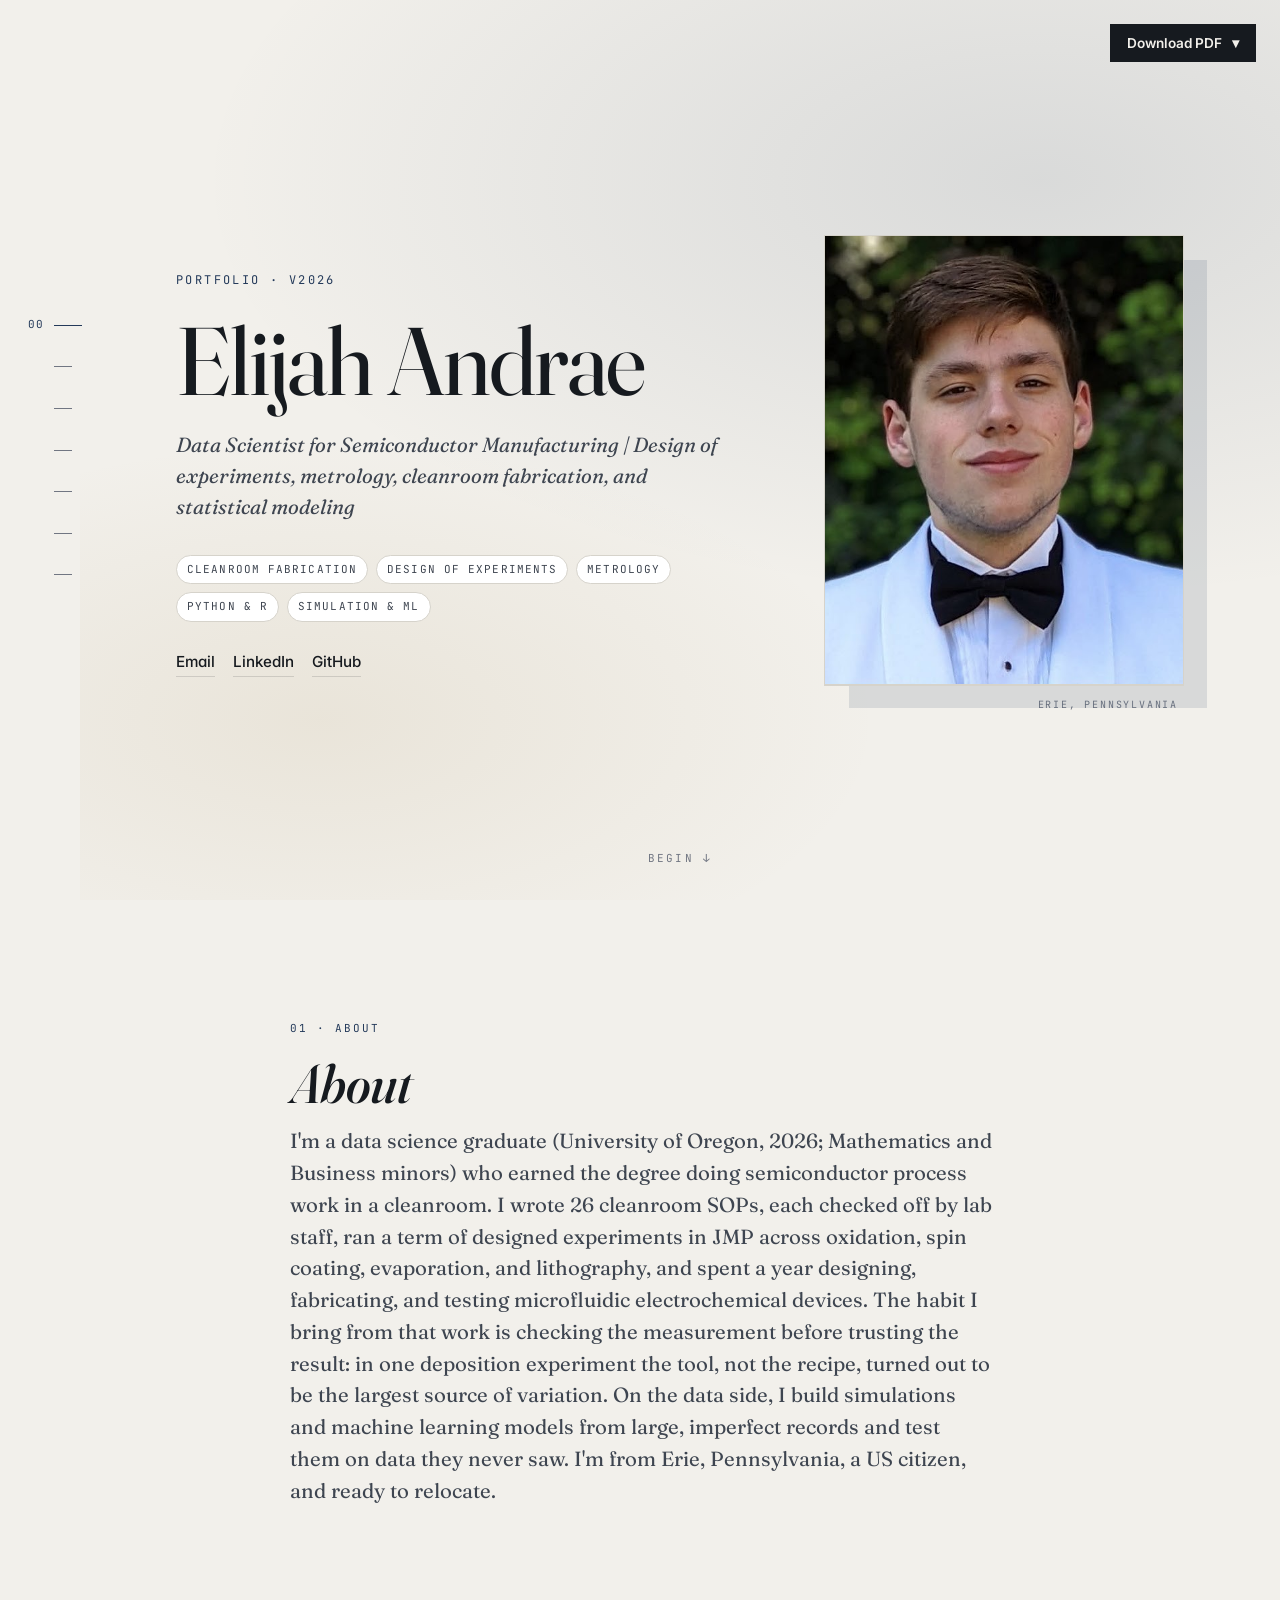
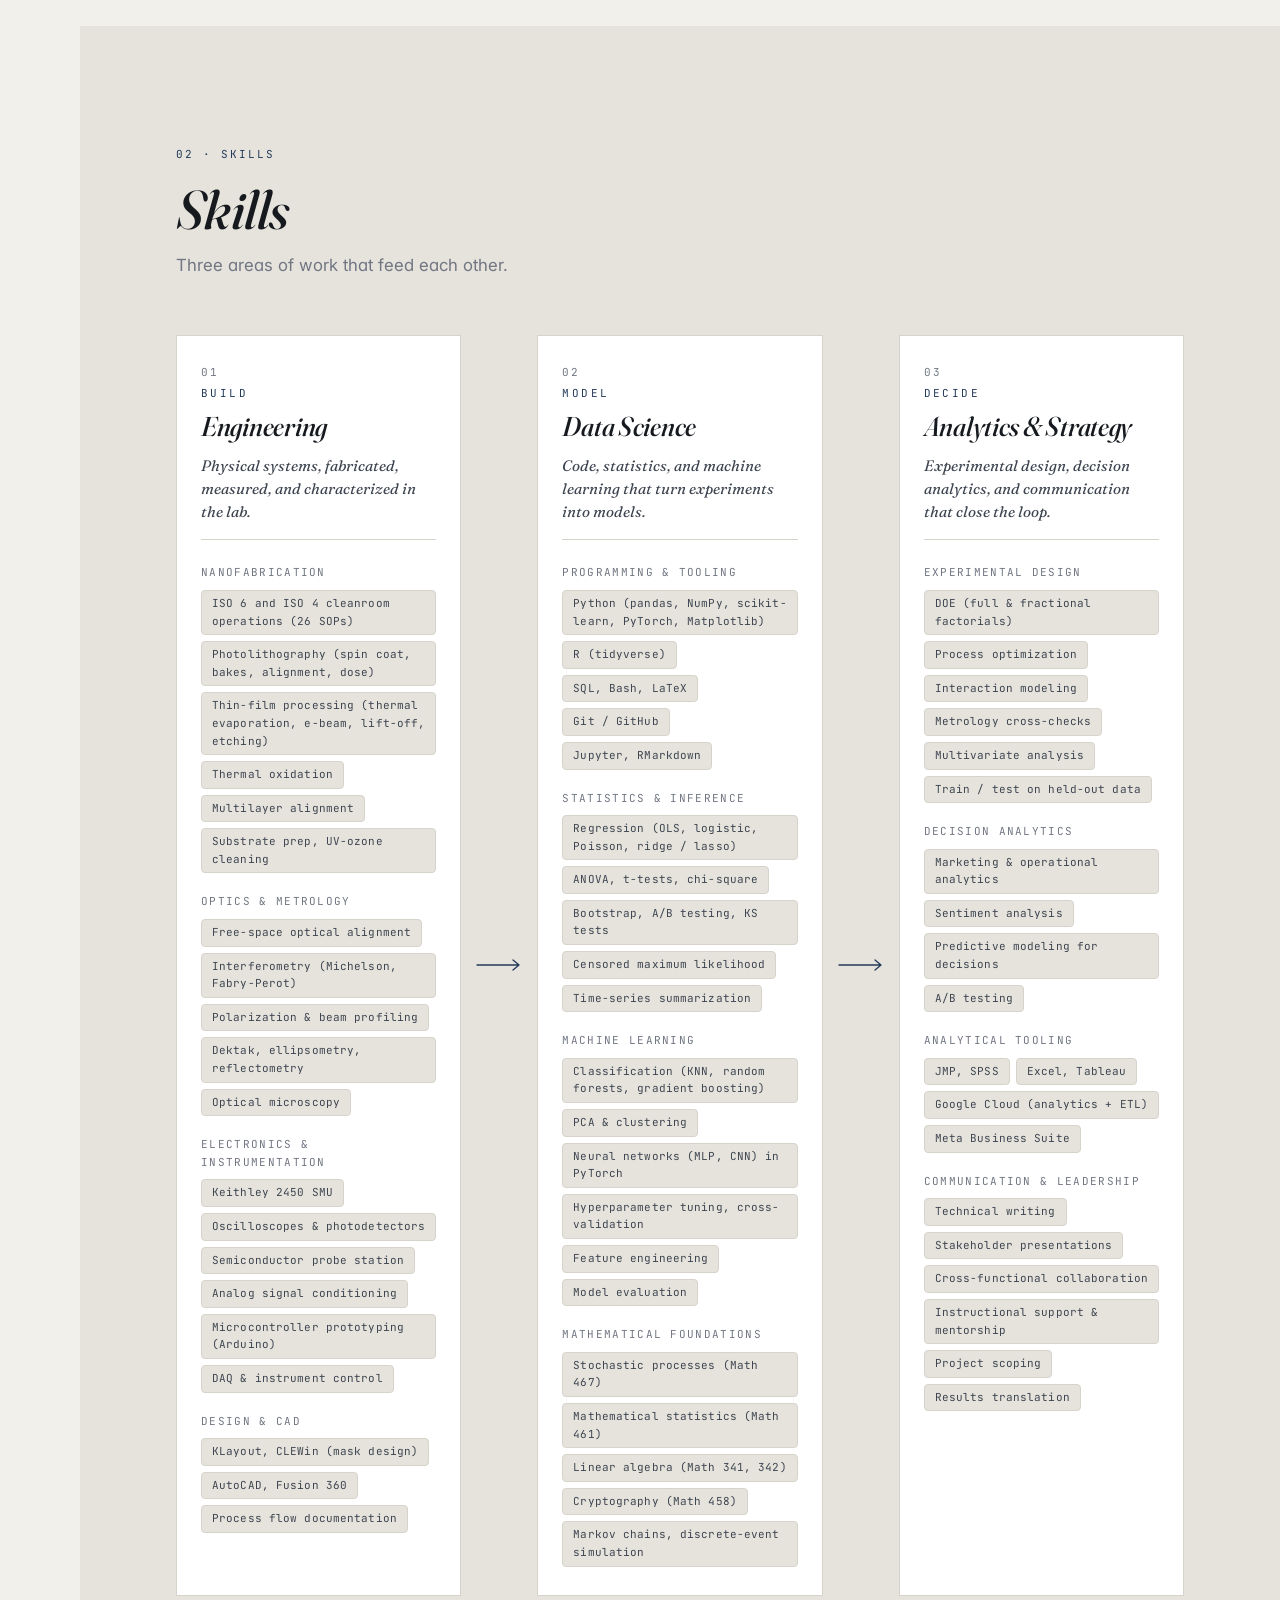
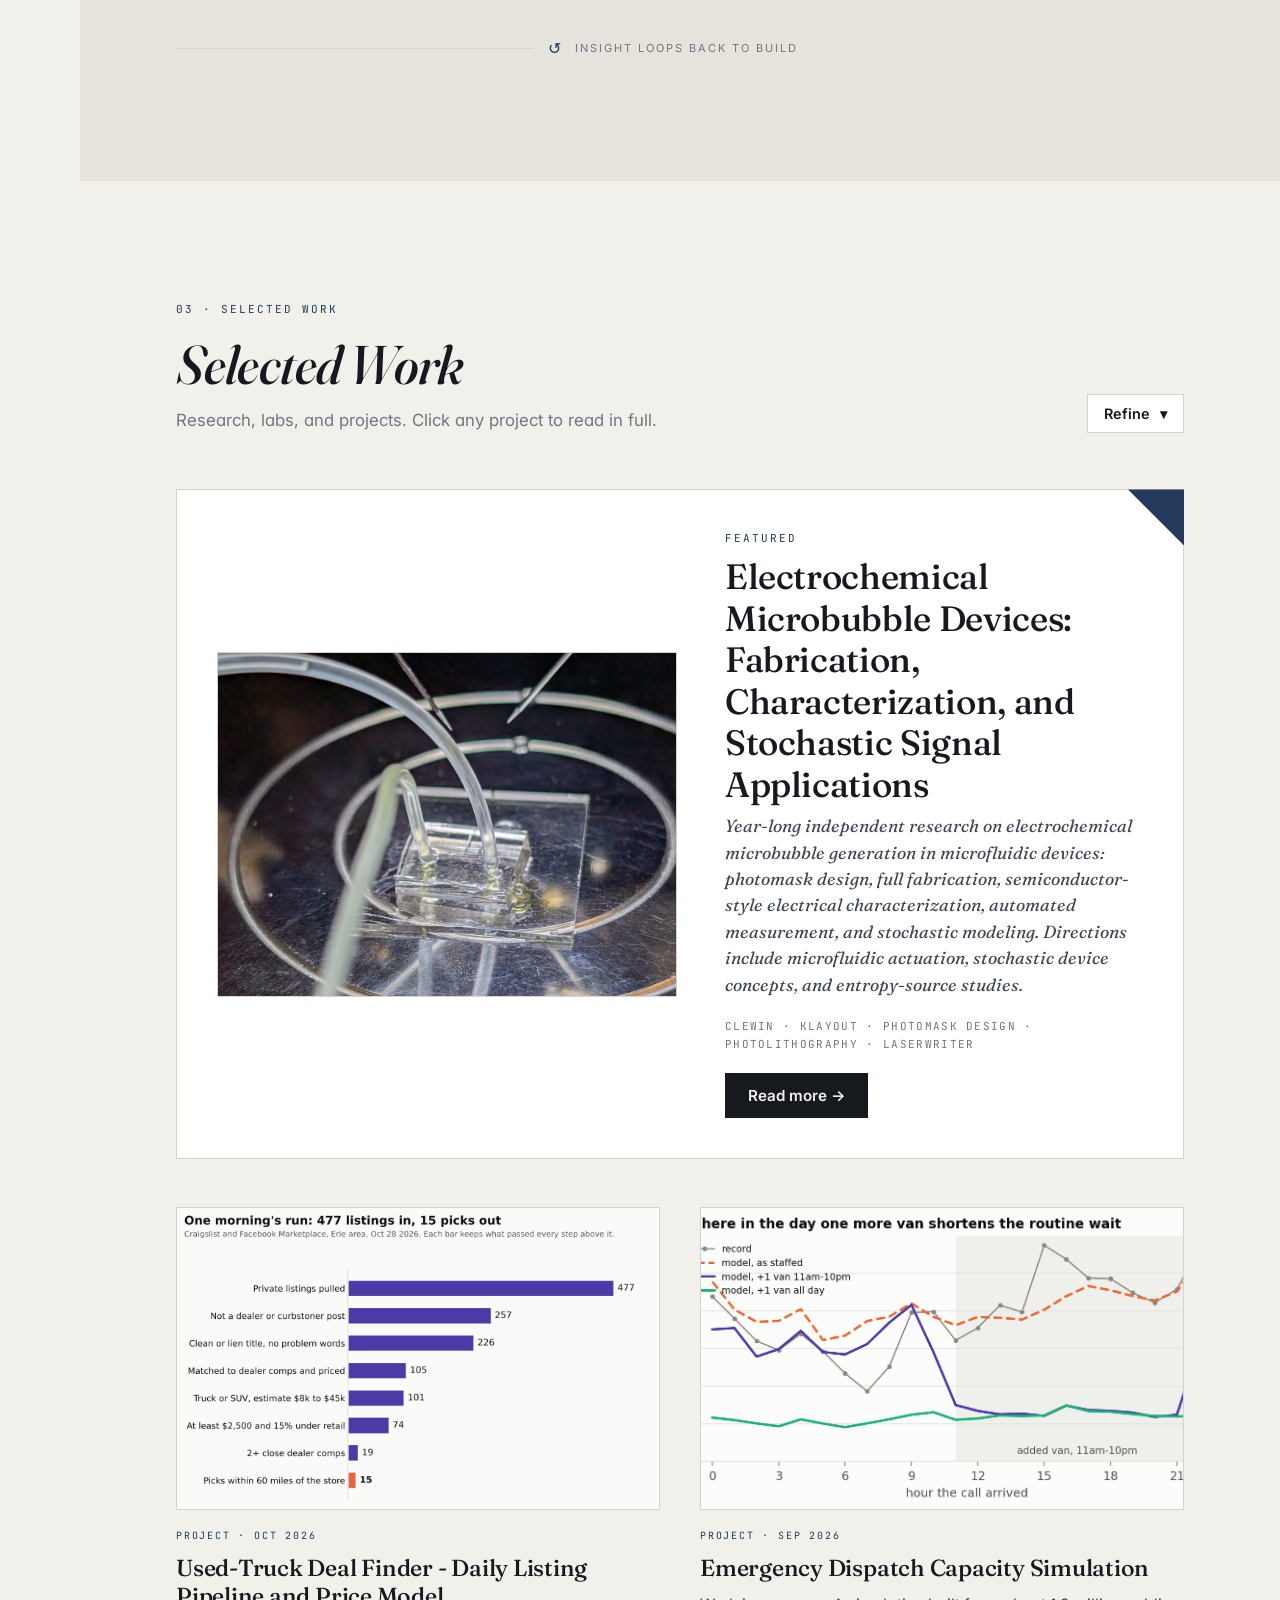
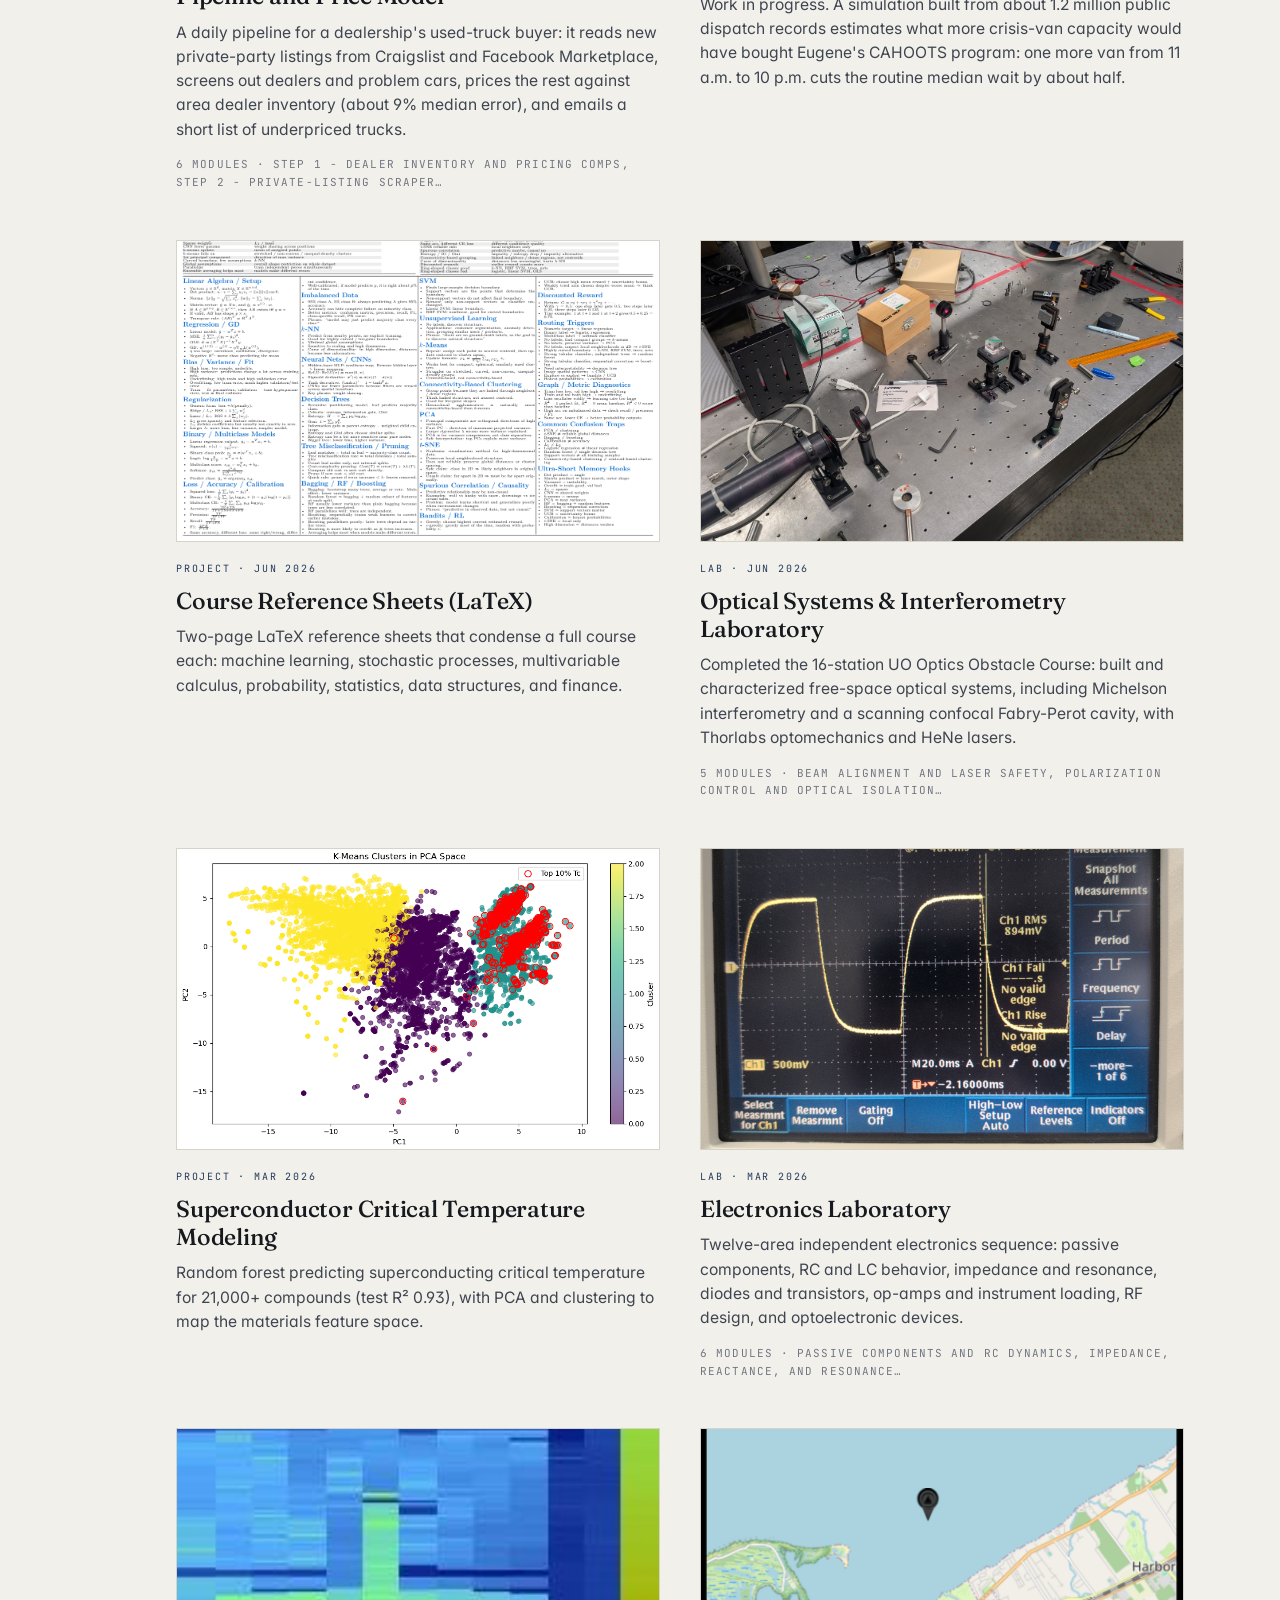
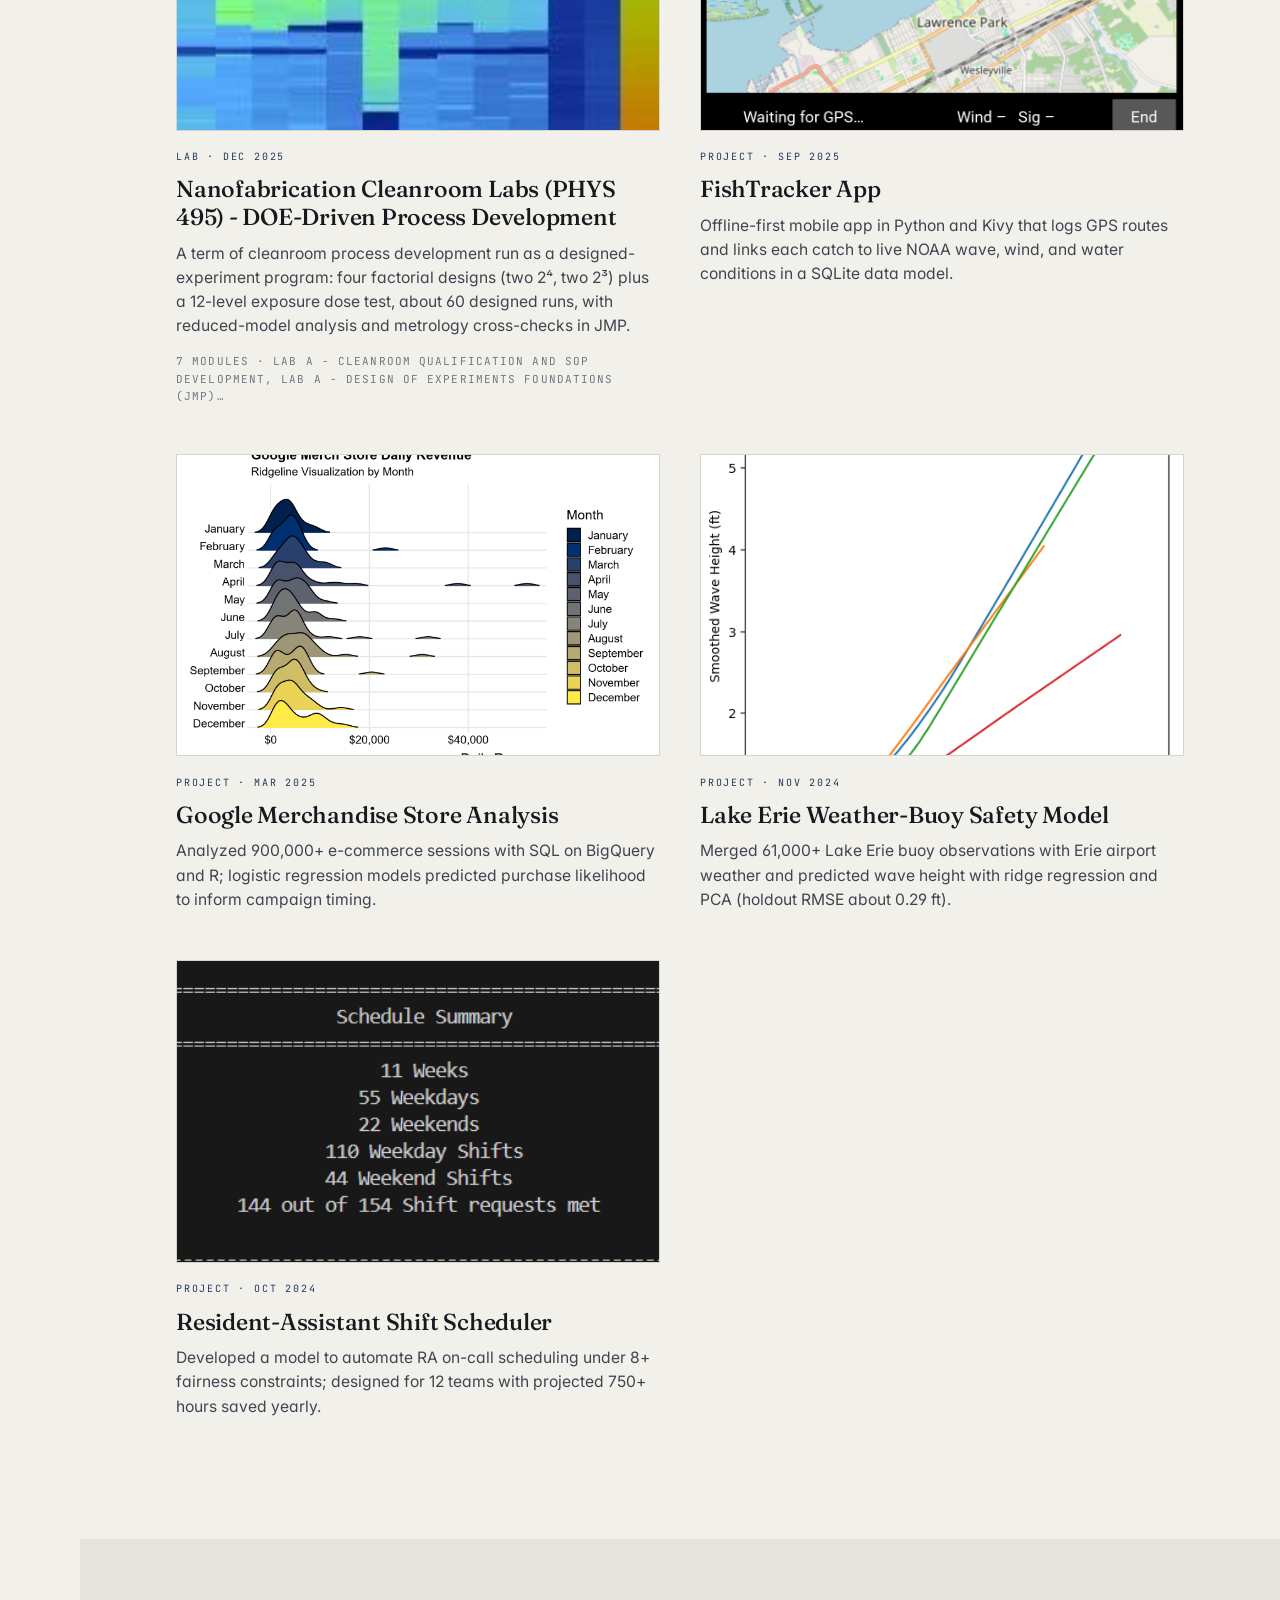
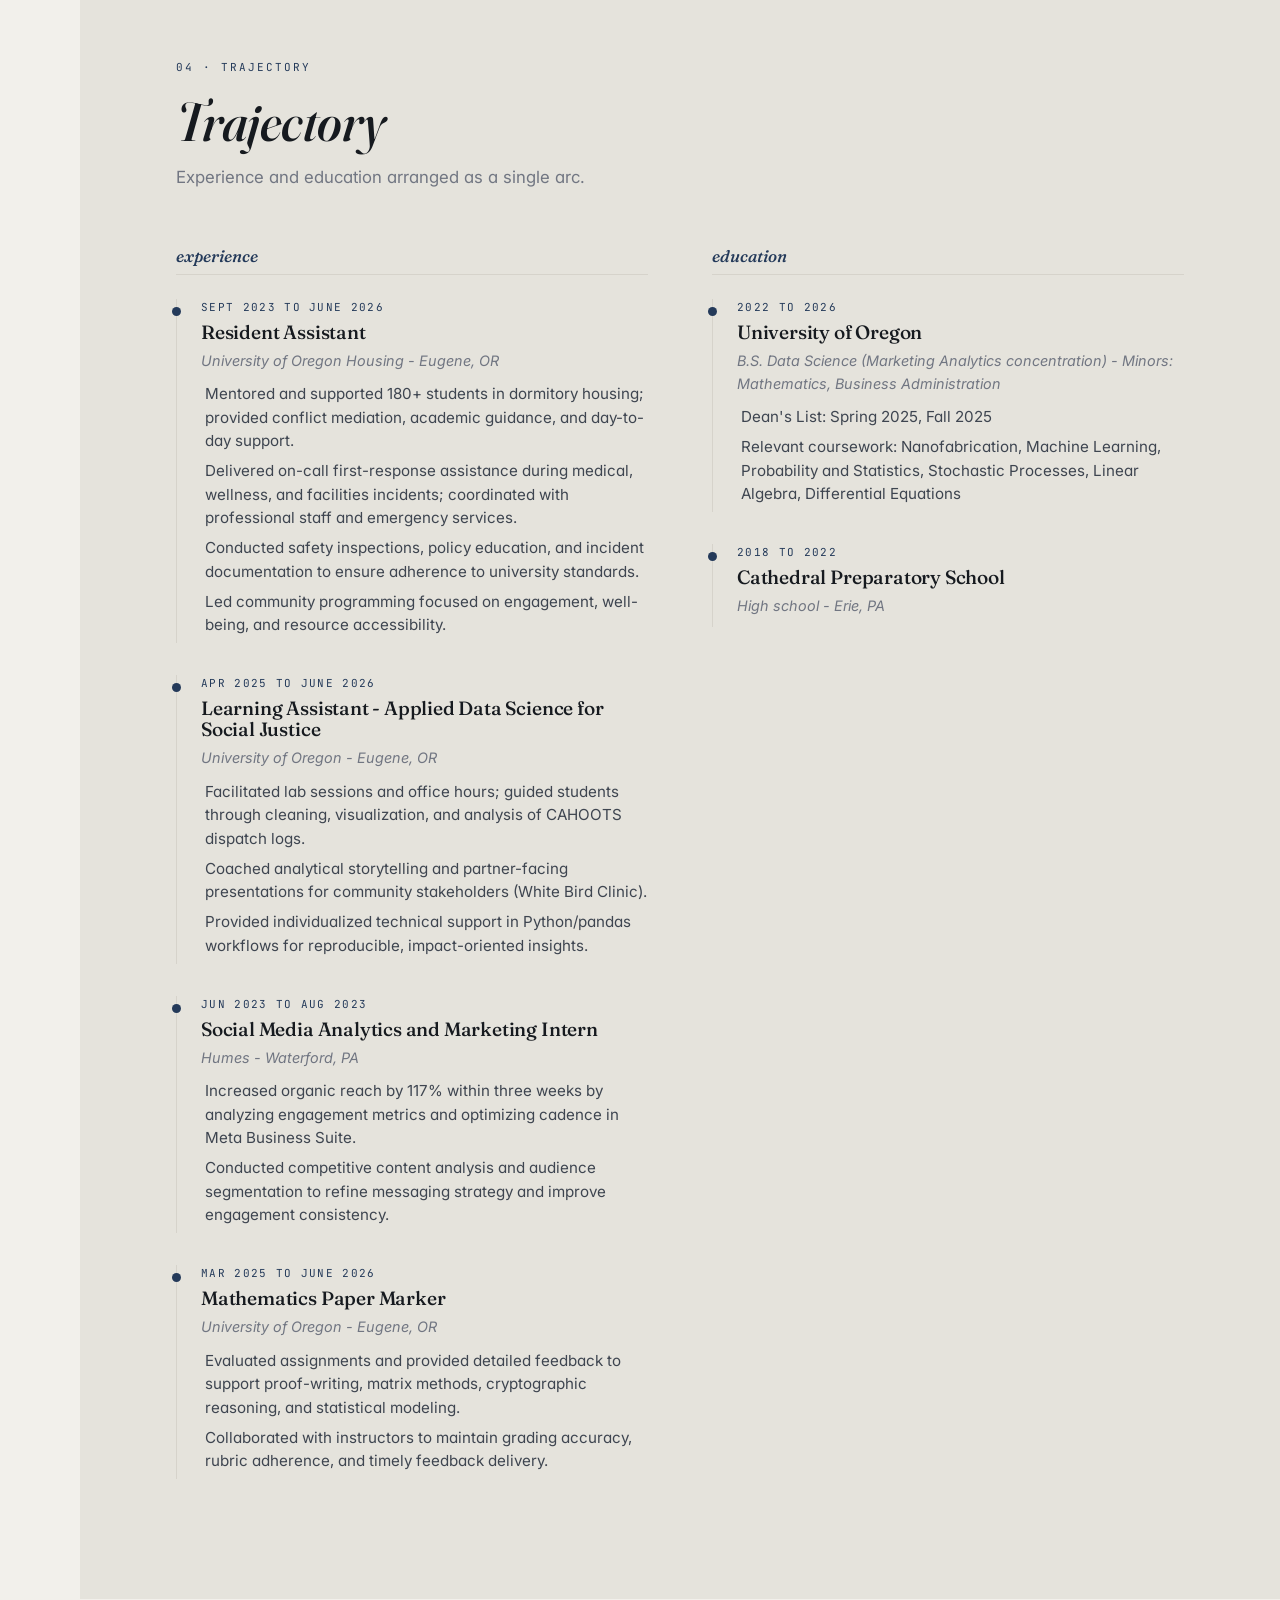
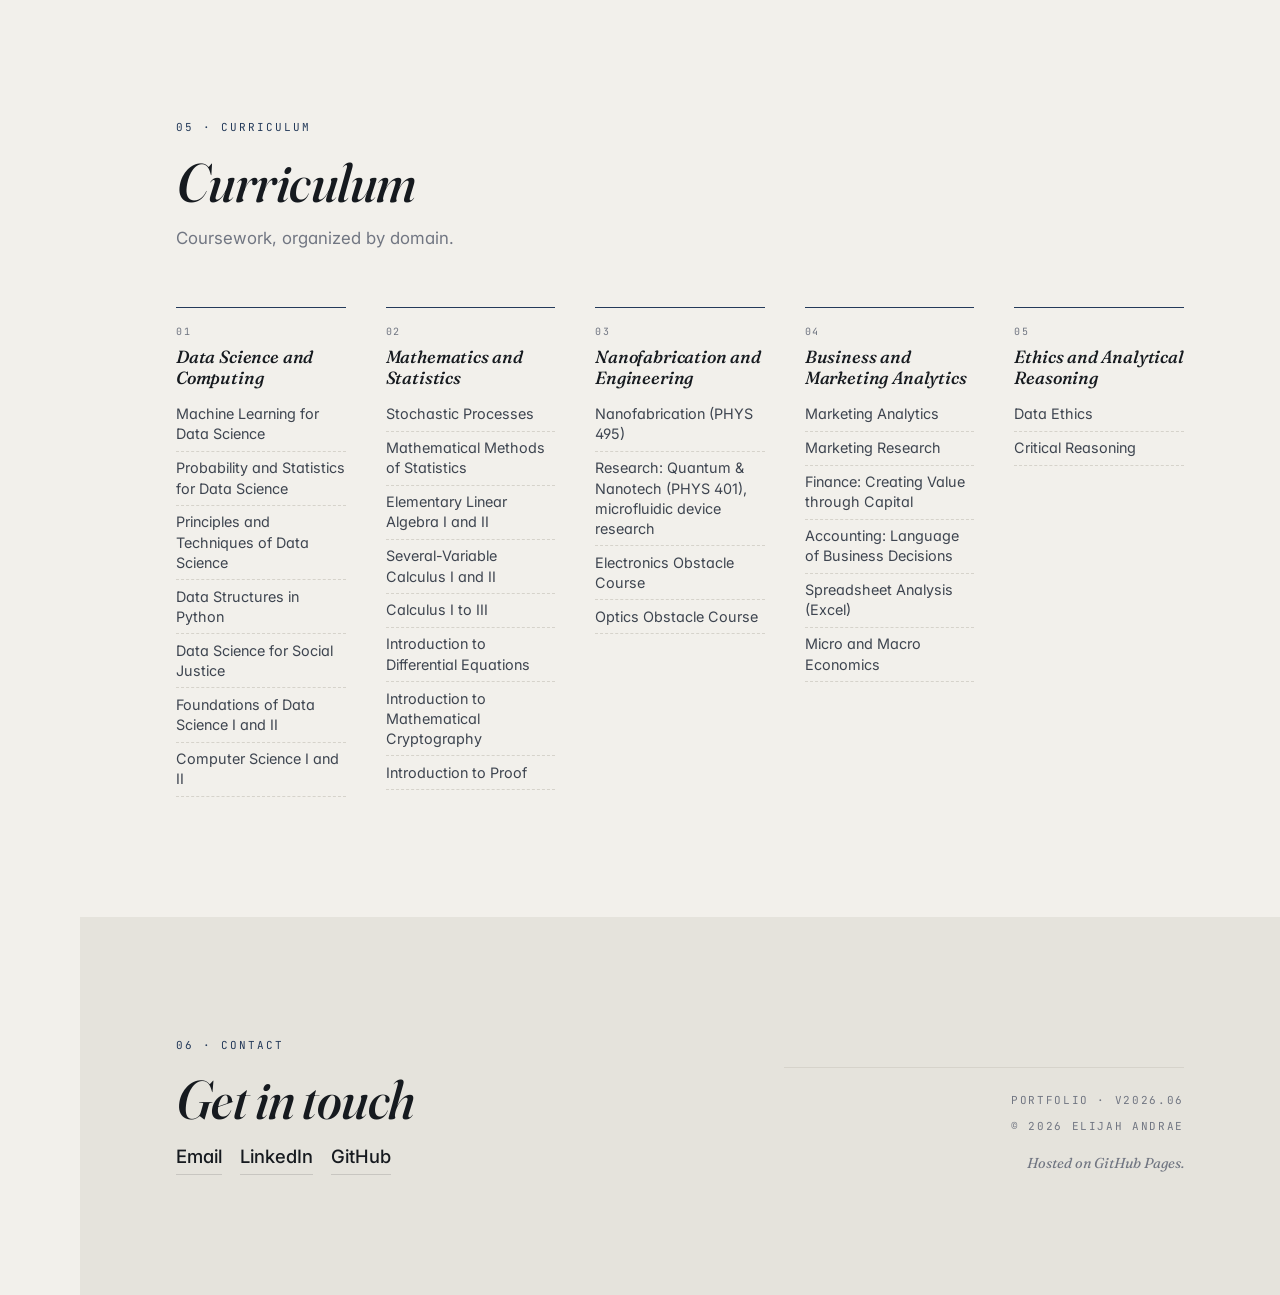
<file: index.html>
<!DOCTYPE html>
<html lang="en">
<head>
  <meta charset="UTF-8" />
  <meta name="viewport" content="width=device-width, initial-scale=1.0" />
  <title>Elijah Andrae | Portfolio</title>

  <link rel="icon" type="image/png" href="images/logo_simple.png" />

  <link rel="preconnect" href="https://fonts.googleapis.com" />
  <link rel="preconnect" href="https://fonts.gstatic.com" crossorigin />
  <link href="https://fonts.googleapis.com/css2?family=Fraunces:ital,opsz,wght@0,9..144,400;0,9..144,500;0,9..144,600;1,9..144,400;1,9..144,500&family=Inter:wght@400;500;600;700&family=JetBrains+Mono:wght@400;500&display=swap" rel="stylesheet" />

  <link rel="stylesheet" href="css/styles.css" />

  <script async src="https://www.googletagmanager.com/gtag/js?id=G-4Y62GP9VRN"></script>
  <script>
    window.dataLayer = window.dataLayer || [];
    function gtag(){dataLayer.push(arguments);}
    gtag('js', new Date());
    gtag('config', 'G-4Y62GP9VRN');
  </script>
</head>
<body>

  <!-- Sticky section rail (left) -->
  <nav class="rail" aria-label="Section navigation">
    <ol class="rail-list">
      <li><a href="#cover"><span class="rail-num">00</span><span class="rail-label">Cover</span><span class="rail-dot" aria-hidden="true"></span></a></li>
      <li><a href="#about"><span class="rail-num">01</span><span class="rail-label">About</span><span class="rail-dot" aria-hidden="true"></span></a></li>
      <li><a href="#practice"><span class="rail-num">02</span><span class="rail-label">Skills</span><span class="rail-dot" aria-hidden="true"></span></a></li>
      <li><a href="#work"><span class="rail-num">03</span><span class="rail-label">Selected Work</span><span class="rail-dot" aria-hidden="true"></span></a></li>
      <li><a href="#trajectory"><span class="rail-num">04</span><span class="rail-label">Trajectory</span><span class="rail-dot" aria-hidden="true"></span></a></li>
      <li><a href="#curriculum"><span class="rail-num">05</span><span class="rail-label">Curriculum</span><span class="rail-dot" aria-hidden="true"></span></a></li>
      <li><a href="#contact"><span class="rail-num">06</span><span class="rail-label">Contact</span><span class="rail-dot" aria-hidden="true"></span></a></li>
    </ol>
  </nav>

  <!-- PDF dropdown (top-right). Resume and CV are static PDFs in docs/, built by the job-application workflow. -->
  <div class="pdf-controls pdf-floating">
    <div class="pdf-dd" id="pdfDropdown">
      <button id="pdfDdBtn" class="pdf-dd-btn" type="button" aria-haspopup="menu" aria-expanded="false">
        Download PDF <span aria-hidden="true">▾</span>
      </button>

      <div id="pdfDdMenu" class="pdf-dd-menu hidden" role="menu" aria-label="PDF download options">
        <div class="pdf-dd-title">PDF Options</div>

        <div class="pdf-control-row">
          <div class="pdf-control-label">Type</div>
          <div class="seg" role="radiogroup" aria-label="Resume or CV">
            <button class="seg-btn active" type="button" data-doc="resume" aria-checked="true" role="radio">Resume</button>
            <button class="seg-btn" type="button" data-doc="cv" aria-checked="false" role="radio">CV</button>
          </div>
        </div>

        <div class="pdf-actions">
          <a id="pdfDownloadBtn" class="pdf-action primary" href="docs/Elijah_Andrae_Resume.pdf" target="_blank" rel="noopener">Download PDF</a>
        </div>

        <div class="pdf-hint" id="pdfHint" aria-live="polite">Resume: two pages.</div>
      </div>
    </div>
  </div>

  <main class="canvas">

    <!-- 00 · COVER -->
    <section class="cover" id="cover">
      <div class="cover-grid">
        <div class="cover-text">
          <p class="kicker mono">Portfolio · v2026</p>
          <h1 id="name" class="display"></h1>
          <p class="lede" id="headline"></p>
          <div class="domains" id="domainTags"></div>
          <div class="social-links" id="socialLinks"></div>
        </div>
        <figure class="cover-figure">
          <div id="headshotWrap" class="headshot-wrap"></div>
          <figcaption class="figure-caption mono">Erie, Pennsylvania</figcaption>
        </figure>
      </div>
      <a href="#about" class="scroll-cue mono" aria-label="Scroll to first section">Begin ↓</a>
    </section>

    <!-- 01 · ABOUT -->
    <section class="section about reveal" id="about">
      <div class="section-grid prose-only">
        <article class="prose">
          <p class="section-eyebrow mono">01 · About</p>
          <h2 class="section-title">About</h2>
          <p class="lede-text" id="summaryText"></p>
        </article>
      </div>
    </section>

    <!-- 02 · SKILLS -->
    <section class="section practice paper-deep reveal" id="practice">
      <header class="section-head">
        <p class="section-eyebrow mono">02 · Skills</p>
        <h2 class="section-title">Skills</h2>
        <p class="section-deck">Three areas of work that feed each other.</p>
      </header>
      <div class="pipeline" id="skillsGrid"></div>
      <div class="pipeline-loop" aria-hidden="true">
        <span class="loop-rule"></span>
        <span class="loop-glyph mono">↺</span>
        <span class="loop-label">Insight loops back to build</span>
        <span class="loop-rule"></span>
      </div>
    </section>

    <!-- 03 · SELECTED WORK -->
    <section class="section work reveal" id="work">
      <header class="section-head with-actions">
        <div>
          <p class="section-eyebrow mono">03 · Selected Work</p>
          <h2 class="section-title">Selected Work</h2>
          <p class="section-deck">Research, labs, and projects. Click any project to read in full.</p>
        </div>

        <div class="refine-dd" id="refineDropdown">
          <button id="refineBtn" class="refine-btn" type="button" aria-haspopup="menu" aria-expanded="false">
            Refine <span aria-hidden="true">▾</span>
          </button>
          <div id="refineMenu" class="refine-menu hidden" role="menu" aria-label="Portfolio filters">
            <div class="refine-title">Refine</div>

            <div class="refine-row">
              <div class="refine-label">Category</div>
              <div class="filter-container" id="filterContainer"></div>
            </div>

            <div class="refine-row">
              <div class="refine-label">Search</div>
              <input id="projectSearch" type="search" placeholder="Search title, description, tools, tags..." autocomplete="off" />
            </div>

            <div class="refine-row">
              <div class="refine-label">Sort</div>
              <select id="projectSort" aria-label="Sort projects">
                <option value="relevance" selected>Relevance</option>
                <option value="date_desc">Newest to Oldest</option>
                <option value="date_asc">Oldest to Newest</option>
                <option value="title_asc">Title A to Z</option>
                <option value="title_desc">Title Z to A</option>
              </select>
            </div>

            <div class="refine-row refine-row-hint">
              <div class="refine-label"></div>
              <div class="refine-hint muted" aria-live="polite" id="refineHint"></div>
            </div>
          </div>
        </div>
      </header>

      <div class="lead-wrap" id="featuredWrap" aria-label="Featured project"></div>

      <div class="projects-grid" id="projectsGrid"></div>
    </section>

    <!-- 04 · TRAJECTORY (experience + education) -->
    <section class="section trajectory paper-deep reveal" id="trajectory">
      <header class="section-head">
        <p class="section-eyebrow mono">04 · Trajectory</p>
        <h2 class="section-title">Trajectory</h2>
        <p class="section-deck">Experience and education arranged as a single arc.</p>
      </header>
      <div class="trajectory-grid">
        <div class="trajectory-col">
          <h3 class="col-heading">Experience</h3>
          <div class="trajectory-list" id="experienceList"></div>
        </div>
        <div class="trajectory-col">
          <h3 class="col-heading">Education</h3>
          <div class="trajectory-list" id="educationList"></div>
        </div>
      </div>
    </section>

    <!-- 05 · CURRICULUM -->
    <section class="section curriculum reveal" id="curriculum">
      <header class="section-head">
        <p class="section-eyebrow mono">05 · Curriculum</p>
        <h2 class="section-title">Curriculum</h2>
        <p class="section-deck">Coursework, organized by domain.</p>
      </header>
      <div class="curriculum-grid" id="courseworkList"></div>
    </section>

    <!-- 06 · CONTACT -->
    <footer class="section contact paper-deep" id="contact">
      <div class="contact-grid">
        <div>
          <p class="section-eyebrow mono">06 · Contact</p>
          <h2 class="section-title">Get in touch</h2>
          <div class="social-links large" id="socialLinksFooter"></div>
        </div>
        <aside class="colophon">
          <p class="colophon-line mono">Portfolio · v2026.06</p>
          <p class="colophon-line mono" id="footer"></p>
          <p class="colophon-note">Hosted on GitHub Pages.</p>
        </aside>
      </div>
    </footer>

  </main>

  <!-- Reading view (replaces classic modal) -->
  <aside class="reader" id="modalBackdrop" role="dialog" aria-modal="true" aria-hidden="true">
    <div class="reader-panel" role="document" aria-label="Project">
      <header class="reader-head">
        <div class="reader-head-text">
          <p class="reader-eyebrow mono">Read more</p>
          <strong id="modalTitle" class="reader-title"></strong>
        </div>
        <button class="reader-close" id="modalCloseBtn" type="button" aria-label="Close">Close ×</button>
      </header>
      <div class="reader-body" id="modalBody"></div>
    </div>
  </aside>

  <script type="module" src="js/app.js"></script>
</body>
</html>
</file>
<file: css/styles.css>
/* =============================================================
   PALETTE: change these tokens to retheme the entire site.
   Alternate palettes are below; copy one over the active block.
   ============================================================= */
:root {
  /* ---- Archival cream (active) ---- */
  /* --paper:       #F6F2EA;
  --paper-deep:  #EDE7DA;
  --surface:     #FBFAF6;
  --ink:         #15171C;
  --ink-soft:    #4B4D55;
  --ink-mute:    #7C7A72;
  --rule:        #D8D3C5;
  --accent:      #7A2E2A; 
  --accent-soft: #B89456;  */
     --paper:#F2F0EB; --paper-deep:#E5E3DC; --surface:#FFFFFF;
     --ink:#161A1F; --ink-soft:#3E4550; --ink-mute:#717682;
     --rule:#D6D3CB; --accent:#243A5A; --accent-soft:#9B7B3A;


  /* Derived (auto from above) */
  --accent-tint:  color-mix(in srgb, var(--accent) 12%, transparent);
  --accent-wash:  color-mix(in srgb, var(--accent) 6%, transparent);
  --focus-ring:   color-mix(in srgb, var(--accent) 35%, transparent);
  --rule-strong:  color-mix(in srgb, var(--ink) 14%, transparent);

  /* Typography */
  --font-display: "Fraunces", "Source Serif 4", Georgia, serif;
  --font-body:    "Inter", -apple-system, BlinkMacSystemFont, "Segoe UI", Roboto, sans-serif;
  --font-mono:    "JetBrains Mono", ui-monospace, "SFMono-Regular", Menlo, monospace;

  /* Motion */
  --ease:    cubic-bezier(0.2, 0.7, 0.2, 1);
  --ease-in: cubic-bezier(0.4, 0, 1, 1);
}

/* ---------- Alternate palettes: swap by overwriting the block above ----------

   Editorial slate:
     --paper:#F4F2EC; --paper-deep:#E9E6DE; --surface:#FFFFFF;
     --ink:#0E1116; --ink-soft:#3D434E; --ink-mute:#6B7280;
     --rule:#D9DCE0; --accent:#0D4F4F; --accent-soft:#A86A3D;

   Bauhaus crisp:
     --paper:#FFFFFF; --paper-deep:#F2F2F0; --surface:#FFFFFF;
     --ink:#1A1A1A; --ink-soft:#3A3A3A; --ink-mute:#6B6B68;
     --rule:#E5E5E2; --accent:#1A2A6B; --accent-soft:#E8E2D4;

   Nordic dusk:
     --paper:#F2F0EB; --paper-deep:#E5E3DC; --surface:#FFFFFF;
     --ink:#161A1F; --ink-soft:#3E4550; --ink-mute:#717682;
     --rule:#D6D3CB; --accent:#243A5A; --accent-soft:#9B7B3A;

   Graphite mono (chromaticless):
     --paper:#FAFAF8; --paper-deep:#EFEFEC; --surface:#FFFFFF;
     --ink:#111111; --ink-soft:#3E3E3E; --ink-mute:#777777;
     --rule:#DDDDDA; --accent:#111111; --accent-soft:#888888;
   ----------------------------------------------------------------------------- */


/* ============================================================== RESET / BASE */
*, *::before, *::after { box-sizing: border-box; }
html { scroll-behavior: smooth; }
body {
  margin: 0;
  padding: 0;
  font-family: var(--font-body);
  font-size: 17px;
  line-height: 1.6;
  color: var(--ink-soft);
  background: var(--paper);
  -webkit-font-smoothing: antialiased;
  font-feature-settings: "ss01", "cv11";
  overflow-x: hidden;
}
::selection { background: var(--accent); color: var(--paper); }

a {
  color: var(--accent);
  text-decoration: none;
  transition: color 200ms var(--ease);
}
a:hover { color: var(--ink); }

a:focus-visible,
button:focus-visible,
summary:focus-visible,
input:focus-visible,
select:focus-visible {
  outline: none;
  box-shadow: 0 0 0 3px var(--focus-ring);
  border-radius: 4px;
}

h1, h2, h3, h4, h5 {
  font-family: var(--font-display);
  color: var(--ink);
  font-weight: 500;
  line-height: 1.1;
  margin: 0;
  letter-spacing: -0.01em;
}
p { margin: 0; }

.mono { font-family: var(--font-mono); letter-spacing: 0.02em; }
.small-caps { text-transform: uppercase; letter-spacing: 0.12em; font-size: 0.78em; }
.muted { color: var(--ink-mute); }
.hidden { display: none !important; }
ul.clean { list-style: none; margin: 0; padding: 0; }


/* ============================================================== STICKY RAIL (left) */
.rail {
  position: fixed;
  top: 0;
  left: 0;
  height: 100vh;
  width: 80px;
  display: flex;
  align-items: center;
  z-index: 80;
  pointer-events: none;
}
.rail-list {
  list-style: none;
  margin: 0;
  padding: 0 0 0 22px;
  display: grid;
  gap: 14px;
  pointer-events: auto;
}
.rail-list a {
  position: relative;
  display: flex;
  align-items: center;
  gap: 10px;
  color: var(--ink-mute);
  text-decoration: none;
  font-family: var(--font-mono);
  font-size: 11px;
  text-transform: uppercase;
  letter-spacing: 0.08em;
  padding: 5px 0;
  transition: color 220ms var(--ease);
}
.rail-num {
  display: inline-block;
  width: 22px;
  text-align: right;
  opacity: 0;
  transition: opacity 220ms var(--ease);
}
.rail-dot {
  display: block;
  width: 18px;
  height: 1px;
  background: var(--ink-mute);
  transition: background 240ms var(--ease), width 280ms var(--ease);
}
.rail-label {
  position: absolute;
  left: calc(100% + 14px);
  top: 50%;
  transform: translateY(-50%) translateX(-6px);
  background: var(--surface);
  border: 1px solid var(--rule);
  padding: 5px 11px;
  white-space: nowrap;
  opacity: 0;
  pointer-events: none;
  font-family: var(--font-body);
  text-transform: none;
  letter-spacing: 0;
  font-size: 12px;
  font-weight: 500;
  color: var(--ink);
  box-shadow: 0 6px 16px -6px color-mix(in srgb, var(--ink) 22%, transparent);
  transition: opacity 200ms var(--ease), transform 220ms var(--ease);
}
.rail-list a:hover,
.rail-list a.active {
  color: var(--accent);
}
.rail-list a:hover .rail-num,
.rail-list a.active .rail-num {
  opacity: 1;
}
.rail-list a:hover .rail-label {
  opacity: 1;
  transform: translateY(-50%) translateX(0);
}
.rail-list a:hover .rail-dot,
.rail-list a.active .rail-dot {
  background: var(--accent);
  width: 28px;
}

@media (max-width: 900px) { .rail { display: none; } }


/* ============================================================== CANVAS / SECTIONS */
.canvas { padding-left: 80px; }
@media (max-width: 900px) { .canvas { padding-left: 0; } }

.section {
  padding: 7.5rem 6rem;
  position: relative;
  background: var(--paper);
}
.section.paper-deep { background: var(--paper-deep); }

@media (max-width: 1100px) { .section { padding: 6rem 3rem; } }
@media (max-width: 700px)  { .section { padding: 4.5rem 1.25rem; } }

.section-head {
  max-width: 1180px;
  margin: 0 auto 3.5rem auto;
}
.section-head.with-actions {
  display: flex;
  align-items: flex-end;
  justify-content: space-between;
  gap: 24px;
  flex-wrap: wrap;
}
.section-eyebrow {
  font-size: 11px;
  text-transform: uppercase;
  letter-spacing: 0.18em;
  color: var(--accent);
  margin-bottom: 1rem;
}
.section-title {
  font-size: clamp(2.4rem, 5vw, 3.4rem);
  font-style: italic;
  font-weight: 500;
  font-variation-settings: "opsz" 144;
  margin-bottom: 0.75rem;
  color: var(--ink);
}
.section-deck {
  color: var(--ink-mute);
  font-size: 1.05rem;
  max-width: 56ch;
  margin-top: 0.25rem;
}

/* Reveal animation (intersection observer) */
.reveal {
  opacity: 0;
  transform: translateY(14px);
  transition: opacity 700ms var(--ease), transform 700ms var(--ease);
}
.reveal.in { opacity: 1; transform: none; }
@media (prefers-reduced-motion: reduce) {
  .reveal { opacity: 1; transform: none; transition: none; }
  html { scroll-behavior: auto; }
}


/* ============================================================== COVER */
.cover {
  min-height: 100vh;
  padding: 7rem 6rem 4rem 6rem;
  display: flex;
  flex-direction: column;
  justify-content: center;
  position: relative;
  background: var(--paper);
  background-image:
    radial-gradient(1200px 600px at 80% 20%, var(--accent-tint), transparent 70%),
    radial-gradient(800px 400px at 20% 80%, color-mix(in srgb, var(--accent-soft) 10%, transparent), transparent 70%);
  overflow: hidden;
}
@media (max-width: 1100px) { .cover { padding: 6rem 3rem 3rem 3rem; } }
@media (max-width: 700px)  { .cover { padding: 5rem 1.25rem 3rem 1.25rem; min-height: 88vh; } }

.cover-grid {
  display: grid;
  grid-template-columns: 1.4fr 1fr;
  gap: 4rem;
  align-items: center;
  max-width: 1180px;
  margin: 0 auto;
  width: 100%;
}
@media (max-width: 900px) {
  .cover-grid { grid-template-columns: 1fr; gap: 2.5rem; }
}

.cover-text { max-width: 640px; }

.kicker {
  font-size: 12px;
  text-transform: uppercase;
  letter-spacing: 0.2em;
  color: var(--accent);
  margin-bottom: 1.5rem;
}

.display {
  font-family: var(--font-display);
  font-size: clamp(3.2rem, 8vw, 6rem);
  line-height: 0.96;
  font-weight: 400;
  font-style: normal;
  font-variation-settings: "opsz" 144;
  margin-bottom: 1.5rem;
  letter-spacing: -0.02em;
  color: var(--ink);
}

.lede {
  font-family: var(--font-display);
  font-style: italic;
  font-weight: 400;
  font-size: clamp(1.05rem, 1.6vw, 1.3rem);
  line-height: 1.5;
  color: var(--ink-soft);
  margin-bottom: 2rem;
  max-width: 56ch;
}

.domains {
  display: flex;
  flex-wrap: wrap;
  gap: 8px;
  margin-bottom: 1.75rem;
}
.domain-tag {
  font-family: var(--font-mono);
  font-size: 11px;
  text-transform: uppercase;
  letter-spacing: 0.1em;
  padding: 5px 10px;
  border: 1px solid var(--rule);
  border-radius: 999px;
  color: var(--ink-soft);
  background: var(--surface);
}

.social-links { display: flex; flex-wrap: wrap; gap: 18px; }
.social-link, .social-links a {
  font-family: var(--font-body);
  font-size: 0.95rem;
  font-weight: 500;
  color: var(--ink);
  border-bottom: 1px solid var(--rule-strong);
  padding-bottom: 2px;
  transition: border-color 200ms var(--ease), color 200ms var(--ease);
}
.social-link:hover, .social-links a:hover {
  color: var(--accent);
  border-color: var(--accent);
}
.social-links.large a, .social-links.large .social-link { font-size: 1.15rem; }

.cover-figure {
  margin: 0;
  display: flex;
  flex-direction: column;
  align-items: flex-end;
  gap: 12px;
}
.headshot-wrap {
  position: relative;
  width: 100%;
  max-width: 360px;
  aspect-ratio: 4 / 5;
  overflow: hidden;
  border: 1px solid var(--rule);
  background: var(--surface);
  box-shadow: 0 1px 0 var(--rule), 24px 24px 0 -1px var(--accent-tint);
  will-change: transform;
}
.headshot {
  width: 100%;
  height: 100%;
  object-fit: cover;
  display: block;
  filter: grayscale(8%) contrast(1.02);
}
.figure-caption {
  font-size: 10px;
  text-transform: uppercase;
  letter-spacing: 0.18em;
  color: var(--ink-mute);
  align-self: flex-end;
  margin-right: 6px;
}

.scroll-cue {
  position: absolute;
  left: 50%;
  bottom: 2rem;
  transform: translateX(-50%);
  font-size: 11px;
  text-transform: uppercase;
  letter-spacing: 0.2em;
  color: var(--ink-mute);
  border-bottom: none;
  padding-bottom: 0;
}
.scroll-cue:hover { color: var(--accent); }
@media (max-width: 700px) { .scroll-cue { display: none; } }


/* ============================================================== ABOUT */
.section-grid { max-width: 1180px; margin: 0 auto; }
.two-col-asymmetric {
  display: grid;
  grid-template-columns: 240px 1fr;
  gap: 5rem;
  align-items: start;
}
@media (max-width: 900px) {
  .two-col-asymmetric { grid-template-columns: 1fr; gap: 2rem; }
}

.prose-only {
  max-width: 780px;
  margin: 0 auto;
}

.marginalia {
  border-left: 2px solid var(--accent);
  padding-left: 1.25rem;
  position: sticky;
  top: 5rem;
}
@media (max-width: 900px) { .marginalia { position: static; } }

.marginalia-label {
  font-size: 11px;
  text-transform: uppercase;
  letter-spacing: 0.18em;
  color: var(--accent);
  margin-bottom: 1rem;
}
.highlights {
  list-style: none;
  padding: 0;
  margin: 0;
  display: grid;
  gap: 1rem;
}
.highlights li {
  font-family: var(--font-display);
  font-style: italic;
  font-size: 0.95rem;
  line-height: 1.45;
  color: var(--ink-soft);
}

.prose { max-width: 64ch; }
.lede-text {
  font-family: var(--font-display);
  font-weight: 400;
  font-size: clamp(1.15rem, 1.6vw, 1.35rem);
  line-height: 1.55;
  color: var(--ink-soft);
}


/* ============================================================== SKILLS PIPELINE */
.pipeline {
  max-width: 1180px;
  margin: 0 auto;
  display: grid;
  grid-template-columns: 1fr auto 1fr auto 1fr;
  align-items: stretch;
  gap: 0;
}

.stage {
  background: var(--surface);
  border: 1px solid var(--rule);
  padding: 1.75rem 1.5rem;
  display: flex;
  flex-direction: column;
  gap: 1.5rem;
  position: relative;
  overflow: hidden;
  transition: border-color 280ms var(--ease), transform 280ms var(--ease);
}
.stage::before {
  content: "";
  position: absolute;
  left: 0; top: 0; bottom: 0;
  width: 3px;
  background: var(--accent);
  transform: scaleY(0);
  transform-origin: top;
  transition: transform 360ms var(--ease);
}
.stage:hover {
  border-color: var(--accent);
  transform: translateY(-2px);
}
.stage:hover::before { transform: scaleY(1); }

.stage-head {
  display: flex;
  flex-direction: column;
  gap: 0.2rem;
  padding-bottom: 1rem;
  border-bottom: 1px solid var(--rule);
}
.stage-num {
  font-size: 11px;
  color: var(--ink-mute);
  letter-spacing: 0.18em;
}
.stage-role {
  font-size: 11px;
  text-transform: uppercase;
  letter-spacing: 0.22em;
  color: var(--accent);
}
.stage-title {
  font-family: var(--font-display);
  font-size: 1.7rem;
  font-weight: 500;
  font-style: italic;
  font-variation-settings: "opsz" 90;
  color: var(--ink);
  margin: 0.35rem 0 0 0;
  line-height: 1.15;
}
.stage-deck {
  font-family: var(--font-display);
  font-style: italic;
  font-weight: 400;
  font-size: 0.95rem;
  color: var(--ink-soft);
  line-height: 1.5;
  margin-top: 0.6rem;
}

.stage-groups {
  display: flex;
  flex-direction: column;
  gap: 1.25rem;
}
.stage-group {
  display: flex;
  flex-direction: column;
  gap: 0.5rem;
}
.group-name {
  font-size: 11px;
  text-transform: uppercase;
  letter-spacing: 0.12em;
  color: var(--ink-mute);
}
.group-chips {
  display: flex;
  flex-wrap: wrap;
  gap: 6px;
}

.chip {
  font-family: var(--font-mono);
  font-size: 11px;
  padding: 4px 10px;
  background: var(--paper-deep);
  color: var(--ink-soft);
  border: 1px solid var(--rule);
  border-radius: 4px;
  letter-spacing: 0.01em;
  transition: background 200ms var(--ease), color 200ms var(--ease), border-color 200ms var(--ease);
}
.stage:hover .chip {
  background: var(--paper);
  color: var(--ink);
  border-color: var(--rule-strong);
}

.stage-arrow {
  display: flex;
  align-items: center;
  justify-content: center;
  padding: 0 14px;
  color: var(--accent);
  flex-shrink: 0;
}

.pipeline-loop {
  max-width: 1180px;
  margin: 2.5rem auto 0 auto;
  display: grid;
  grid-template-columns: 1fr auto auto auto 1fr;
  align-items: center;
  gap: 14px;
}
.loop-rule {
  height: 1px;
  background: var(--rule);
}
.loop-glyph {
  font-size: 16px;
  color: var(--accent);
  font-family: var(--font-mono);
}
.loop-label {
  font-size: 11px;
  text-transform: uppercase;
  letter-spacing: 0.18em;
  color: var(--ink-mute);
}

@media (max-width: 1000px) {
  .pipeline { grid-template-columns: 1fr; }
  .stage-arrow {
    transform: rotate(90deg);
    padding: 12px 0;
    justify-self: center;
  }
}


/* ============================================================== SELECTED WORK */
.lead-wrap {
  max-width: 1180px;
  margin: 0 auto 3rem auto;
  display: none;
}
.lead-wrap.show { display: block; }

.lead-article-card {
  display: grid;
  grid-template-columns: 1.1fr 1fr;
  gap: 3rem;
  align-items: center;
  background: var(--surface);
  border: 1px solid var(--rule);
  padding: 2.5rem;
  position: relative;
}
.lead-article-card::after {
  content: "";
  position: absolute;
  top: -1px; right: -1px;
  width: 56px; height: 56px;
  background: var(--accent);
  clip-path: polygon(100% 0, 0 0, 100% 100%);
}
@media (max-width: 900px) {
  .lead-article-card { grid-template-columns: 1fr; gap: 1.5rem; padding: 1.5rem; }
}

.lead-image {
  width: 100%;
  aspect-ratio: 4 / 3;
  object-fit: cover;
  display: block;
  background: var(--paper-deep);
  border: 1px solid var(--rule);
}
.lead-eyebrow {
  font-size: 11px;
  text-transform: uppercase;
  letter-spacing: 0.18em;
  color: var(--accent);
  margin-bottom: 0.5rem;
}
.lead-title {
  font-family: var(--font-display);
  font-weight: 500;
  font-size: clamp(1.6rem, 3vw, 2.2rem);
  line-height: 1.18;
  color: var(--ink);
  margin: 0.5rem 0;
}
.lead-blurb {
  font-family: var(--font-display);
  font-style: italic;
  font-weight: 400;
  font-size: 1.1rem;
  line-height: 1.5;
  color: var(--ink-soft);
  margin: 0.5rem 0 1.25rem 0;
}
.lead-meta { margin-bottom: 1.25rem; }
.lead-tools {
  font-size: 11px;
  color: var(--ink-mute);
  text-transform: uppercase;
  letter-spacing: 0.12em;
}

.btn-read {
  display: inline-flex;
  align-items: center;
  gap: 10px;
  font-family: var(--font-body);
  font-weight: 600;
  font-size: 0.95rem;
  background: var(--ink);
  color: var(--paper);
  border: 1px solid var(--ink);
  padding: 12px 22px;
  border-radius: 0;
  cursor: pointer;
  transition: background 220ms var(--ease), border-color 220ms var(--ease);
}
.btn-read:hover { background: var(--accent); border-color: var(--accent); }

/* Projects editorial grid */
.projects-grid {
  max-width: 1180px;
  margin: 0 auto;
  display: grid;
  grid-template-columns: repeat(2, 1fr);
  gap: 3rem 2.5rem;
}
@media (max-width: 800px) {
  .projects-grid { grid-template-columns: 1fr; gap: 2.5rem; }
}

.work-card {
  display: flex;
  flex-direction: column;
  gap: 0.65rem;
}
.work-card.empty {
  background: var(--surface);
  border: 1px solid var(--rule);
  padding: 2rem;
}

/* Image-less editorial cards: clean, intentional, no broken placeholder */
.work-card.no-media {
  background: var(--surface);
  border: 1px solid var(--rule);
  border-top: 3px solid var(--accent);
  padding: 2rem 1.75rem;
  gap: 0.75rem;
  transition: border-color 240ms var(--ease), transform 240ms var(--ease);
}
.work-card.no-media:hover {
  border-color: var(--accent);
  transform: translateY(-2px);
}
.work-card.no-media .card-eyebrow { margin-bottom: 0.25rem; }
.work-card.no-media .card-title {
  font-size: 1.65rem;
  line-height: 1.18;
}
.card-tools-inline {
  font-size: 11px;
  color: var(--ink-mute);
  text-transform: uppercase;
  letter-spacing: 0.12em;
  line-height: 1.55;
  margin-top: 0.25rem;
}
.card-read.inline {
  align-self: flex-start;
  background: transparent;
  color: var(--ink);
  border: 1px solid var(--rule-strong);
  padding: 9px 16px;
  margin-top: 0.75rem;
  font-family: var(--font-body);
  font-weight: 600;
  font-size: 0.88rem;
  cursor: pointer;
  border-radius: 0;
  transition: background 200ms var(--ease), color 200ms var(--ease), border-color 200ms var(--ease);
}
.card-read.inline:hover {
  background: var(--ink);
  color: var(--paper);
  border-color: var(--ink);
}
.card-media {
  position: relative;
  width: 100%;
  aspect-ratio: 16 / 10;
  overflow: hidden;
  background: var(--paper-deep);
  border: 1px solid var(--rule);
  margin-bottom: 0.5rem;
  cursor: pointer;
}
.card-thumb,
.card-thumb-placeholder {
  width: 100%;
  height: 100%;
  display: block;
  object-fit: cover;
  transition: transform 600ms var(--ease), filter 400ms var(--ease);
}
.card-thumb-placeholder {
  background: linear-gradient(135deg, var(--paper-deep), var(--surface));
}

.card-overlay {
  position: absolute;
  inset: 0;
  display: flex;
  flex-direction: column;
  justify-content: flex-end;
  gap: 12px;
  padding: 1.25rem;
  background: linear-gradient(to top, color-mix(in srgb, var(--ink) 80%, transparent), color-mix(in srgb, var(--ink) 0%, transparent) 65%);
  opacity: 0;
  transition: opacity 300ms var(--ease);
}
.work-card:hover .card-thumb { transform: scale(1.04); }
.card-media:hover .card-overlay,
.work-card:focus-within .card-overlay { opacity: 1; }

.card-tools {
  color: var(--paper);
  font-size: 11px;
  text-transform: uppercase;
  letter-spacing: 0.12em;
  line-height: 1.5;
}
.card-read {
  align-self: flex-start;
  background: var(--paper);
  color: var(--ink);
  border: 1px solid var(--paper);
  padding: 8px 14px;
  font-family: var(--font-body);
  font-weight: 600;
  font-size: 0.85rem;
  cursor: pointer;
  border-radius: 0;
  transition: background 200ms var(--ease), color 200ms var(--ease), border-color 200ms var(--ease);
}
.card-read:hover { background: var(--accent); color: var(--paper); border-color: var(--accent); }

.card-eyebrow {
  font-size: 10px;
  text-transform: uppercase;
  letter-spacing: 0.18em;
  color: var(--accent);
}
.card-title {
  font-family: var(--font-display);
  font-weight: 500;
  font-size: 1.45rem;
  line-height: 1.2;
  color: var(--ink);
  margin: 0;
  cursor: pointer;
  transition: color 200ms var(--ease);
}
.card-title:hover { color: var(--accent); }
.card-blurb {
  color: var(--ink-soft);
  font-size: 0.98rem;
  line-height: 1.55;
  margin: 0;
}
.card-modules {
  font-size: 11px;
  color: var(--ink-mute);
  text-transform: uppercase;
  letter-spacing: 0.1em;
  margin-top: 0.25rem;
}


/* ============================================================== REFINE DROPDOWN */
.refine-dd { position: relative; }
.refine-btn {
  display: inline-flex;
  align-items: center;
  gap: 10px;
  background: var(--surface);
  border: 1px solid var(--rule);
  color: var(--ink);
  font-family: var(--font-body);
  font-weight: 600;
  font-size: 0.9rem;
  padding: 10px 16px;
  cursor: pointer;
  border-radius: 0;
  transition: border-color 200ms var(--ease), color 200ms var(--ease);
}
.refine-btn:hover { border-color: var(--accent); color: var(--accent); }

.refine-menu {
  position: absolute;
  top: calc(100% + 8px);
  right: 0;
  z-index: 50;
  width: min(540px, 92vw);
  background: var(--surface);
  border: 1px solid var(--rule);
  padding: 18px;
  box-shadow: 0 24px 50px -10px color-mix(in srgb, var(--ink) 20%, transparent);
}
.refine-title {
  font-family: var(--font-mono);
  text-transform: uppercase;
  letter-spacing: 0.18em;
  font-size: 11px;
  color: var(--accent);
  margin-bottom: 14px;
}
.refine-row {
  display: grid;
  grid-template-columns: 90px 1fr;
  gap: 12px;
  align-items: start;
  margin-bottom: 12px;
}
.refine-label {
  font-family: var(--font-mono);
  font-size: 11px;
  text-transform: uppercase;
  letter-spacing: 0.1em;
  color: var(--ink-mute);
  padding-top: 8px;
}
.refine-menu input[type="search"],
.refine-menu select {
  width: 100%;
  border: 1px solid var(--rule);
  background: var(--paper);
  font-family: var(--font-body);
  font-size: 0.95rem;
  padding: 10px 12px;
  color: var(--ink);
  border-radius: 0;
  outline: none;
  transition: border-color 200ms var(--ease);
}
.refine-menu input[type="search"]:focus,
.refine-menu select:focus { border-color: var(--accent); }
.refine-hint { font-size: 11px; color: var(--ink-mute); font-family: var(--font-mono); }
.refine-row-hint .refine-label { padding-top: 0; }

.filter-container { display: flex; flex-wrap: wrap; gap: 6px; }
.filter-btn {
  background: var(--paper);
  border: 1px solid var(--rule);
  font-family: var(--font-mono);
  font-size: 11px;
  text-transform: uppercase;
  letter-spacing: 0.08em;
  padding: 6px 12px;
  color: var(--ink-soft);
  cursor: pointer;
  border-radius: 0;
  transition: border-color 200ms var(--ease), color 200ms var(--ease), background 200ms var(--ease);
}
.filter-btn:hover { border-color: var(--accent); color: var(--accent); }
.filter-btn.active { background: var(--accent); border-color: var(--accent); color: var(--paper); }


/* ============================================================== TRAJECTORY */
.trajectory-grid {
  max-width: 1180px;
  margin: 0 auto;
  display: grid;
  grid-template-columns: 1fr 1fr;
  gap: 4rem;
}
@media (max-width: 900px) {
  .trajectory-grid { grid-template-columns: 1fr; gap: 2.5rem; }
}
.col-heading {
  font-family: var(--font-display);
  font-size: 1.05rem;
  font-style: italic;
  font-weight: 500;
  color: var(--accent);
  margin-bottom: 1.5rem;
  padding-bottom: 0.5rem;
  border-bottom: 1px solid var(--rule);
  text-transform: lowercase;
  letter-spacing: 0;
}
.trajectory-list { display: grid; gap: 2rem; }
.trajectory-item {
  position: relative;
  padding-left: 1.5rem;
  border-left: 1px solid var(--rule);
}
.trajectory-item::before {
  content: "";
  position: absolute;
  left: -5px;
  top: 8px;
  width: 9px;
  height: 9px;
  background: var(--accent);
  border-radius: 999px;
}
.ti-date {
  font-size: 11px;
  text-transform: uppercase;
  letter-spacing: 0.12em;
  color: var(--accent);
  margin-bottom: 0.35rem;
}
.ti-title {
  font-family: var(--font-display);
  font-weight: 500;
  font-size: 1.2rem;
  color: var(--ink);
  margin: 0 0 0.35rem 0;
}
.ti-org {
  font-size: 0.9rem;
  color: var(--ink-mute);
  font-style: italic;
  margin: 0 0 0.65rem 0;
}
.ti-bullets {
  color: var(--ink-soft);
  font-size: 0.95rem;
  line-height: 1.55;
  margin-left: 1rem;
}
.ti-bullets li { margin-bottom: 0.4rem; padding-left: 0.25rem; }


/* ============================================================== CURRICULUM */
.curriculum-grid {
  max-width: 1180px;
  margin: 0 auto;
  display: grid;
  grid-template-columns: repeat(5, 1fr);
  gap: 2.5rem;
}
@media (max-width: 1100px) { .curriculum-grid { grid-template-columns: repeat(3, 1fr); } }
@media (max-width: 700px)  { .curriculum-grid { grid-template-columns: 1fr 1fr; gap: 1.75rem; } }
@media (max-width: 500px)  { .curriculum-grid { grid-template-columns: 1fr; } }

.col-card { border-top: 1px solid var(--accent); padding-top: 1rem; }
.col-num {
  font-size: 10px;
  color: var(--ink-mute);
  letter-spacing: 0.15em;
  margin-bottom: 0.35rem;
}
.col-title {
  font-family: var(--font-display);
  font-weight: 500;
  font-style: italic;
  font-size: 1.1rem;
  color: var(--ink);
  margin: 0 0 1rem 0;
  line-height: 1.2;
}
.col-list { display: grid; gap: 0.4rem; }
.col-list li {
  font-size: 0.9rem;
  color: var(--ink-soft);
  padding-bottom: 0.4rem;
  border-bottom: 1px dashed var(--rule);
  line-height: 1.4;
}


/* ============================================================== CONTACT / COLOPHON */
.contact-grid {
  max-width: 1180px;
  margin: 0 auto;
  display: grid;
  grid-template-columns: 1.4fr 1fr;
  gap: 3rem;
  align-items: end;
}
@media (max-width: 800px) {
  .contact-grid { grid-template-columns: 1fr; gap: 2rem; align-items: start; }
}
.colophon {
  text-align: right;
  border-top: 1px solid var(--rule);
  padding-top: 1.5rem;
}
@media (max-width: 800px) { .colophon { text-align: left; } }
.colophon-line {
  font-size: 11px;
  text-transform: uppercase;
  letter-spacing: 0.15em;
  color: var(--ink-mute);
  margin-bottom: 0.5rem;
}
.colophon-note {
  font-size: 0.9rem;
  color: var(--ink-mute);
  margin-top: 1rem;
  font-style: italic;
  font-family: var(--font-display);
}


/* ============================================================== PDF DROPDOWN */
.pdf-controls.pdf-floating {
  position: fixed;
  top: 24px;
  right: 24px;
  z-index: 90;
}
.pdf-dd { position: relative; }
.pdf-dd-btn {
  display: inline-flex;
  align-items: center;
  gap: 10px;
  background: var(--ink);
  color: var(--paper);
  border: 1px solid var(--ink);
  font-family: var(--font-body);
  font-weight: 600;
  font-size: 0.85rem;
  padding: 10px 16px;
  cursor: pointer;
  border-radius: 0;
  transition: background 200ms var(--ease), color 200ms var(--ease), border-color 200ms var(--ease);
}
.pdf-dd-btn:hover {
  background: var(--accent);
  border-color: var(--accent);
}
.pdf-dd-menu {
  position: absolute;
  top: calc(100% + 8px);
  right: 0;
  z-index: 100;
  width: min(360px, 92vw);
  background: var(--surface);
  border: 1px solid var(--rule);
  padding: 16px;
  box-shadow: 0 24px 50px -10px color-mix(in srgb, var(--ink) 20%, transparent);
}
.pdf-dd-title {
  font-family: var(--font-mono);
  text-transform: uppercase;
  letter-spacing: 0.18em;
  font-size: 11px;
  color: var(--accent);
  margin-bottom: 14px;
}
.pdf-control-row {
  display: grid;
  grid-template-columns: 70px 1fr;
  gap: 10px;
  align-items: center;
  margin-bottom: 12px;
}
.pdf-control-label {
  font-family: var(--font-mono);
  font-size: 11px;
  text-transform: uppercase;
  letter-spacing: 0.1em;
  color: var(--ink-mute);
}
.seg {
  display: grid;
  grid-template-columns: 1fr 1fr;
  border: 1px solid var(--rule);
  background: var(--paper);
}
.seg-btn {
  background: transparent;
  color: var(--ink-soft);
  border: none;
  font-family: var(--font-body);
  font-weight: 600;
  font-size: 0.82rem;
  padding: 9px 8px;
  cursor: pointer;
  border-radius: 0;
  transition: background 200ms var(--ease), color 200ms var(--ease);
}
.seg-btn + .seg-btn { border-left: 1px solid var(--rule); }
.seg-btn:hover { color: var(--accent); }
.seg-btn.active { background: var(--ink); color: var(--paper); }
.seg-btn:disabled, .seg-btn.disabled { opacity: 0.4; cursor: not-allowed; }

.pdf-action {
  display: block;
  text-align: center;
  text-decoration: none;
  box-sizing: border-box;
  width: 100%;
  background: var(--surface);
  color: var(--ink);
  border: 1px solid var(--rule);
  font-family: var(--font-body);
  font-weight: 600;
  font-size: 0.9rem;
  padding: 10px 14px;
  cursor: pointer;
  border-radius: 0;
  transition: background 200ms var(--ease), color 200ms var(--ease);
}
.pdf-action.primary {
  background: var(--accent);
  border-color: var(--accent);
  color: var(--paper);
}
.pdf-action:hover { filter: brightness(0.96); }
.pdf-hint {
  margin-top: 8px;
  font-size: 11px;
  color: var(--ink-mute);
  font-family: var(--font-mono);
}


/* ============================================================== READING VIEW (modal) */
.reader {
  position: fixed;
  inset: 0;
  z-index: 200;
  display: none;
  background: color-mix(in srgb, var(--ink) 45%, transparent);
  backdrop-filter: blur(2px);
  -webkit-backdrop-filter: blur(2px);
  justify-content: flex-end;
}
.reader[aria-hidden="false"] { display: flex; }

.reader-panel {
  width: min(820px, 100%);
  height: 100%;
  background: var(--surface);
  display: flex;
  flex-direction: column;
  border-left: 1px solid var(--rule);
  animation: readerIn 420ms var(--ease) backwards;
}
@keyframes readerIn {
  from { transform: translateX(60px); opacity: 0; }
  to   { transform: translateX(0);     opacity: 1; }
}
@media (prefers-reduced-motion: reduce) {
  .reader-panel { animation: none; }
}

.reader-head {
  display: flex;
  align-items: center;
  justify-content: space-between;
  gap: 16px;
  padding: 1.5rem 2rem;
  border-bottom: 1px solid var(--rule);
  background: var(--paper-deep);
}
.reader-head-text { min-width: 0; }
.reader-eyebrow {
  font-size: 10px;
  text-transform: uppercase;
  letter-spacing: 0.2em;
  color: var(--accent);
  margin-bottom: 0.35rem;
}
.reader-title {
  font-family: var(--font-display);
  font-weight: 500;
  font-size: 1.3rem;
  color: var(--ink);
  display: block;
  line-height: 1.2;
}
.reader-close {
  background: transparent;
  border: 1px solid var(--rule);
  font-family: var(--font-mono);
  font-size: 11px;
  text-transform: uppercase;
  letter-spacing: 0.12em;
  padding: 8px 14px;
  cursor: pointer;
  color: var(--ink);
  border-radius: 0;
  flex-shrink: 0;
  transition: border-color 200ms var(--ease), color 200ms var(--ease);
}
.reader-close:hover { border-color: var(--accent); color: var(--accent); }

.reader-body {
  padding: 1.75rem 2rem;
  overflow-y: auto;
  color: var(--ink-soft);
  flex: 1;
}
.reader-body > p { margin-bottom: 1rem; line-height: 1.65; }
.reader-body p.muted {
  font-family: var(--font-display);
  font-style: italic;
  font-size: 1.1rem;
  color: var(--ink-soft);
  line-height: 1.5;
}
.modal-section-title {
  font-family: var(--font-mono);
  font-size: 11px;
  text-transform: uppercase;
  letter-spacing: 0.18em;
  color: var(--accent);
  margin: 2rem 0 0.75rem 0 !important;
}
.skill-list {
  display: flex;
  flex-wrap: wrap;
  gap: 6px;
  margin-bottom: 1rem;
}
.project-actions {
  display: flex;
  gap: 14px;
  flex-wrap: wrap;
  align-items: center;
  margin-top: 0.5rem;
}
.project-link {
  font-family: var(--font-body);
  font-size: 0.95rem;
  font-weight: 500;
  color: var(--ink);
  border-bottom: 1px solid var(--rule-strong);
  padding-bottom: 2px;
}
.project-link:hover { color: var(--accent); border-color: var(--accent); }

@media (max-width: 700px) {
  .reader-panel { width: 100%; }
  .reader-head { padding: 1rem 1.25rem; }
  .reader-body { padding: 1.25rem; }
}


/* ============================================================== CAROUSEL (inside reading view) */
.carousel {
  position: relative;
  width: 100%;
  border: 1px solid var(--rule);
  background: var(--paper);
  margin-bottom: 1.5rem;
  overflow: hidden;
}
.carousel-viewport { width: 100%; overflow: hidden; }
.carousel-track {
  display: flex;
  transition: transform 360ms var(--ease);
  will-change: transform;
}
.carousel-slide {
  flex: 0 0 100%;
  display: flex;
  align-items: center;
  justify-content: center;
  padding: 12px;
  box-sizing: border-box;
}
.carousel-slide img {
  width: 100%;
  height: auto;
  max-height: 70vh;
  object-fit: contain;
  display: block;
}
.carousel-btn {
  position: absolute;
  top: 50%;
  transform: translateY(-50%);
  border: 1px solid var(--rule);
  background: var(--surface);
  width: 40px;
  height: 40px;
  cursor: pointer;
  display: flex;
  align-items: center;
  justify-content: center;
  font-family: var(--font-body);
  font-weight: 600;
  font-size: 1.1rem;
  color: var(--ink);
  border-radius: 0;
  transition: border-color 200ms var(--ease), color 200ms var(--ease);
}
.carousel-btn:hover { border-color: var(--accent); color: var(--accent); }
.carousel-btn.prev { left: 12px; }
.carousel-btn.next { right: 12px; }
.carousel-dots {
  position: absolute;
  left: 0; right: 0;
  bottom: 12px;
  display: flex;
  justify-content: center;
  gap: 8px;
}
.carousel-dot {
  width: 8px;
  height: 8px;
  border: 1px solid var(--rule);
  background: var(--surface);
  cursor: pointer;
  border-radius: 999px;
  padding: 0;
}
.carousel-dot.active { background: var(--accent); border-color: var(--accent); }

/* Modules strip inside reading view */
.module-strip {
  display: grid;
  grid-auto-flow: column;
  grid-auto-columns: minmax(280px, 1fr);
  gap: 12px;
  overflow-x: auto;
  padding: 4px 2px 12px 2px;
  scroll-snap-type: x mandatory;
  margin-top: 0.5rem;
}
.module-card {
  scroll-snap-align: start;
  background: var(--paper);
  border: 1px solid var(--rule);
  padding: 14px;
}
.module-title {
  font-family: var(--font-display);
  font-weight: 500;
  font-size: 1.05rem;
  color: var(--ink);
  margin: 0 0 4px 0;
}
.module-meta {
  font-family: var(--font-mono);
  font-size: 10px;
  text-transform: uppercase;
  letter-spacing: 0.12em;
  color: var(--ink-mute);
  margin: 0 0 8px 0;
}
.module-tools {
  margin-top: 10px;
  font-family: var(--font-mono);
  font-size: 11px;
  color: var(--ink-mute);
}
.module-tools strong { color: var(--ink); font-weight: 600; }
</file>
